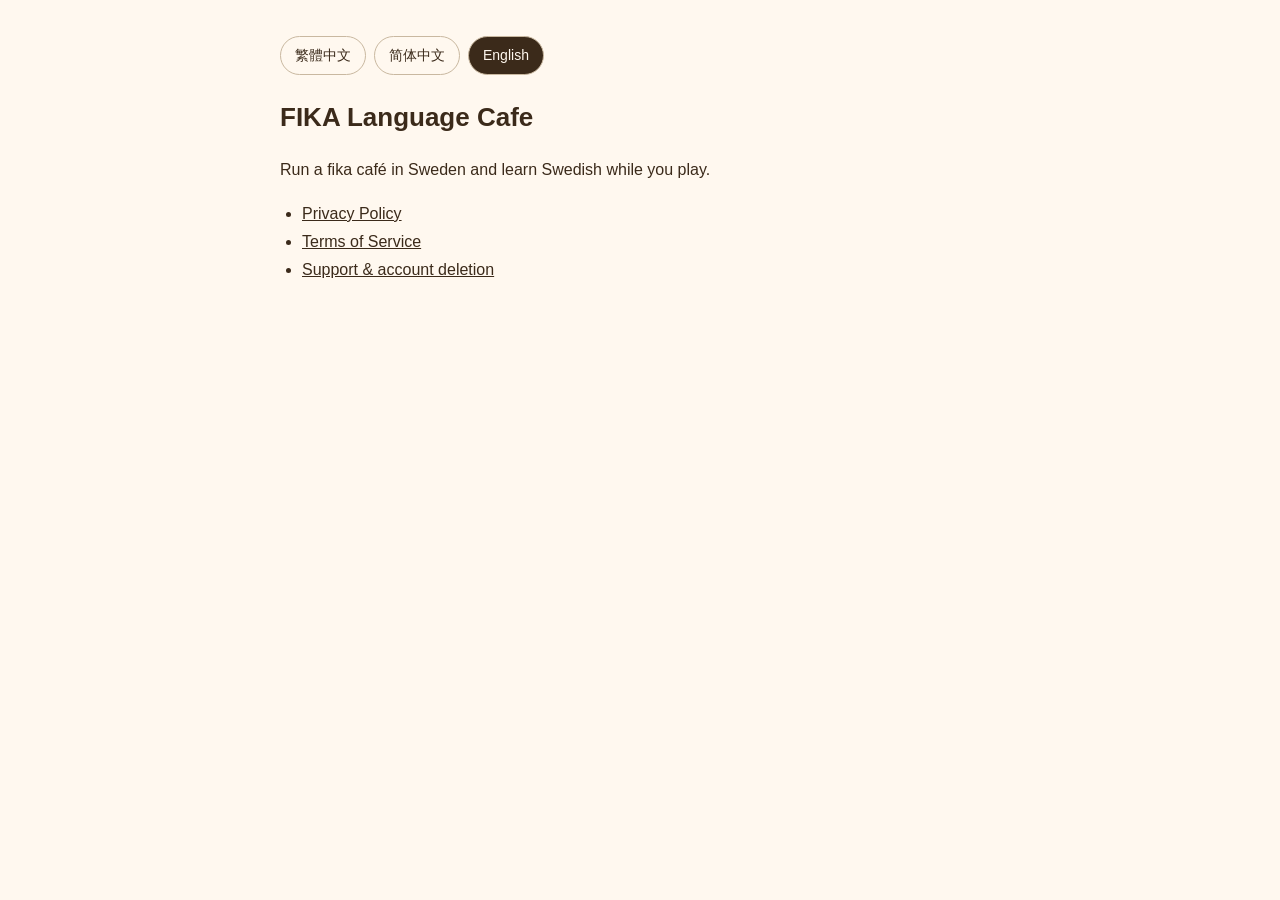
<file: index.html>
<!doctype html>
<html lang="zh-TW">
<head>
<meta charset="utf-8">
<meta name="viewport" content="width=device-width, initial-scale=1">
<title>FIKA Language Cafe</title>
<link rel="stylesheet" href="style.css">
<noscript><style>section[data-lang]{display:block !important;border-top:2px solid #c9b8a0;margin-top:32px}</style></noscript>
</head>
<body>
<main>
<nav class="langs" aria-label="Language">
  <button data-set="zh-TW">繁體中文</button><button data-set="zh-CN">简体中文</button><button data-set="en">English</button>
</nav>
<section data-lang="zh-TW">
<h1>FIKA Language Cafe</h1>
<p>在瑞典經營一間 fika 咖啡廳,邊玩邊學瑞典語。</p>
<ul>
<li><a href="privacy.html#zh-TW">隱私權政策</a></li>
<li><a href="terms.html#zh-TW">服務條款</a></li>
<li><a href="support.html#zh-TW">客服與刪除帳號</a></li>
</ul>
</section>
<section data-lang="zh-CN">
<h1>FIKA Language Cafe</h1>
<p>在瑞典经营一间 fika 咖啡厅,边玩边学瑞典语。</p>
<ul>
<li><a href="privacy.html#zh-CN">隐私权政策</a></li>
<li><a href="terms.html#zh-CN">服务条款</a></li>
<li><a href="support.html#zh-CN">客服与删除账号</a></li>
</ul>
</section>
<section data-lang="en">
<h1>FIKA Language Cafe</h1>
<p>Run a fika café in Sweden and learn Swedish while you play.</p>
<ul>
<li><a href="privacy.html#en">Privacy Policy</a></li>
<li><a href="terms.html#en">Terms of Service</a></li>
<li><a href="support.html#en">Support &amp; account deletion</a></li>
</ul>
</section>
</main>
<script src="lang.js"></script>
</body>
</html>
</file>
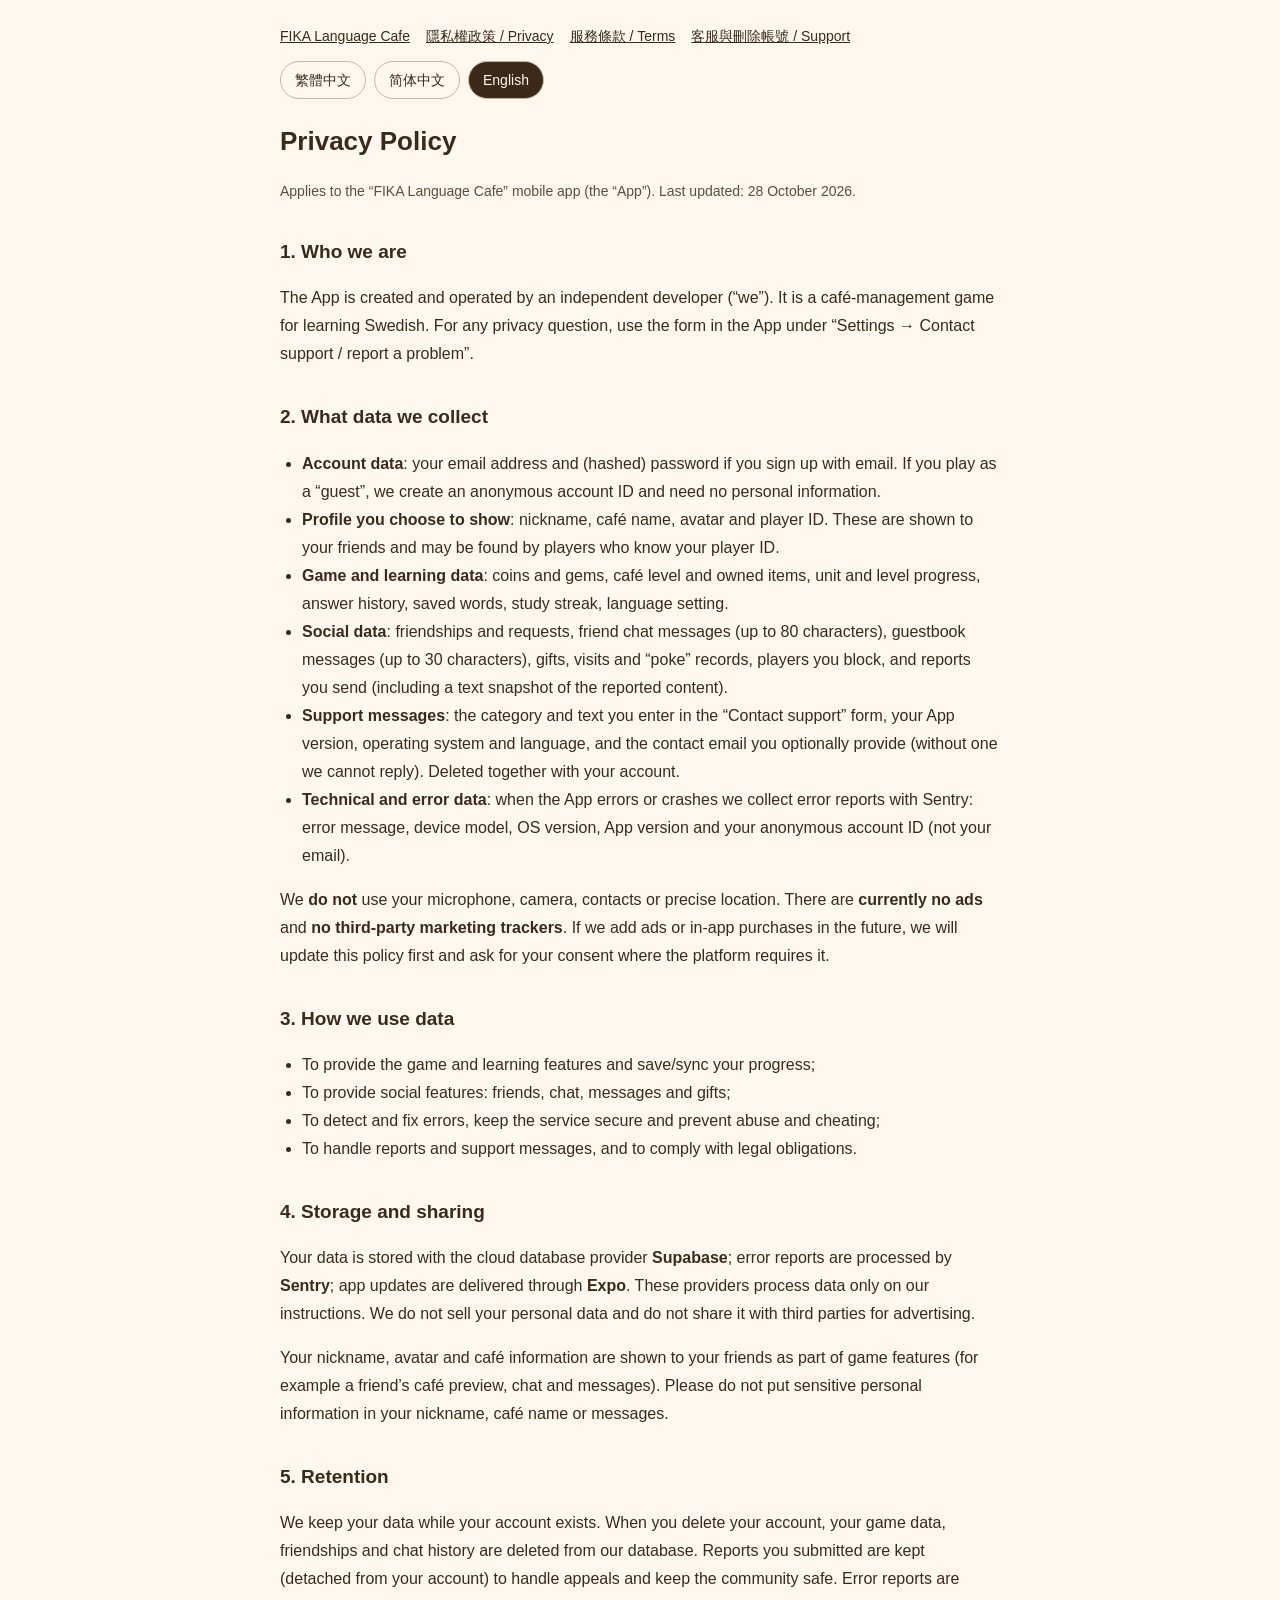
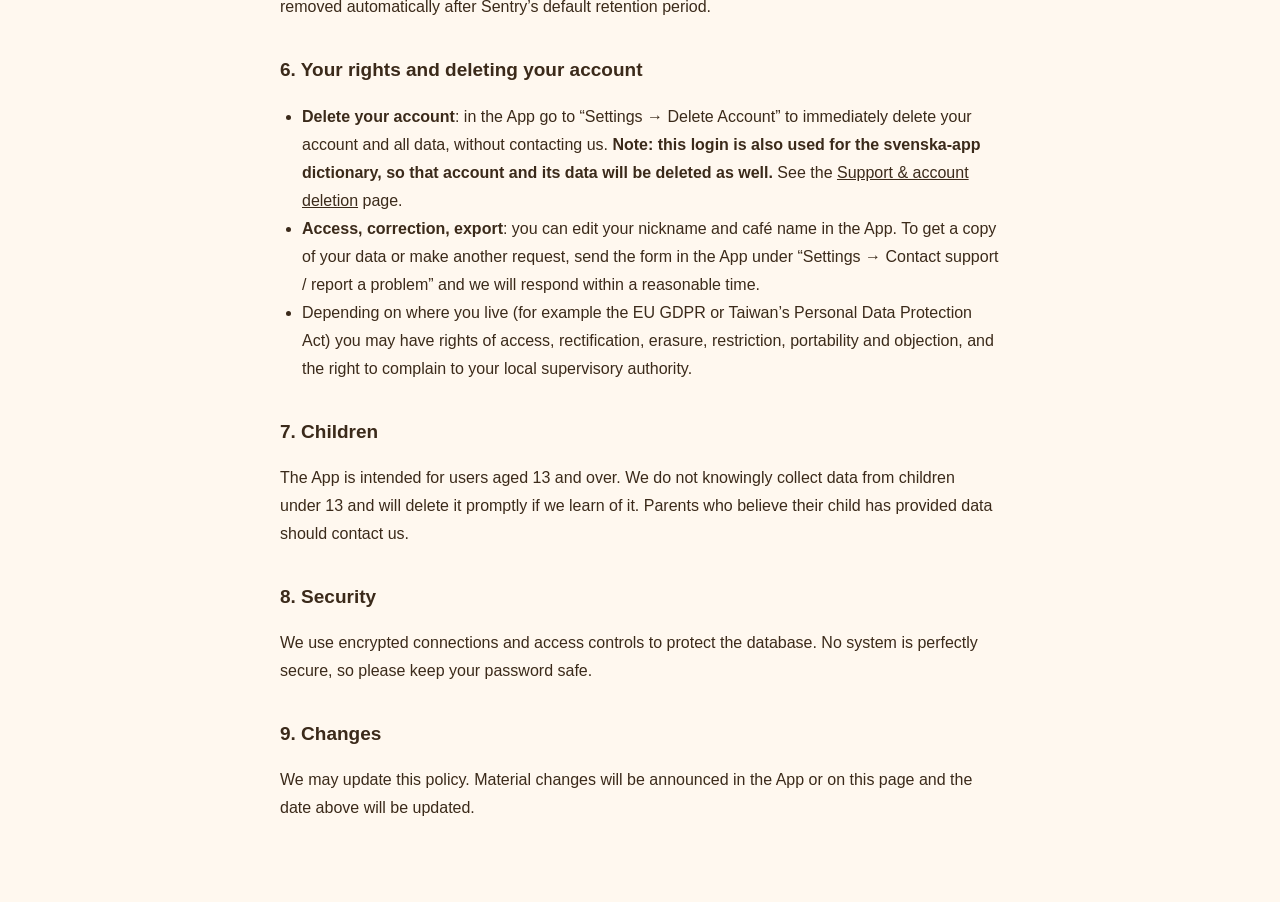
<file: privacy.html>
<!doctype html>
<html lang="zh-TW">
<head>
<meta charset="utf-8">
<meta name="viewport" content="width=device-width, initial-scale=1">
<title>FIKA Language Cafe 隱私權政策 / Privacy Policy</title>
<link rel="stylesheet" href="style.css">
<noscript><style>section[data-lang]{display:block !important;border-top:2px solid #c9b8a0;margin-top:32px}</style></noscript>
</head>
<body>
<main>
<div class="topnav"><a href="index.html">FIKA Language Cafe</a><a href="privacy.html">隱私權政策 / Privacy</a><a href="terms.html">服務條款 / Terms</a><a href="support.html">客服與刪除帳號 / Support</a></div>
<nav class="langs" aria-label="Language">
  <button data-set="zh-TW">繁體中文</button><button data-set="zh-CN">简体中文</button><button data-set="en">English</button>
</nav>

<section data-lang="zh-TW">
<h1>隱私權政策</h1>
<p class="muted">適用於「FIKA Language Cafe」手機 App(以下簡稱「本 App」)。最後更新:2026 年 10 月 28 日。</p>

<h2>1. 我們是誰</h2>
<p>本 App 由獨立開發者(以下簡稱「我們」)製作與營運,是一款學習瑞典語的咖啡廳經營遊戲。任何隱私問題請在 App 內「設定 → 聯絡客服 / 回報問題」填寫表單。</p>

<h2>2. 我們蒐集哪些資料</h2>
<ul>
<li><b>帳號資料</b>:使用電子郵件註冊時的電子郵件與(加密後的)密碼;以「訪客」身分遊玩時,系統會建立一組匿名帳號 ID,不需要任何個人資料。</li>
<li><b>你設定的公開資料</b>:暱稱、咖啡廳名稱、頭像、玩家 ID。這些資料會顯示給你的好友,並可能被知道你玩家 ID 的其他玩家搜尋到。</li>
<li><b>遊戲與學習資料</b>:金幣與寶石、咖啡廳等級與擁有的物品、單元與關卡進度、答題紀錄、收藏的單字、連續學習天數、使用的語言設定。</li>
<li><b>社交資料</b>:好友關係與邀請、好友聊天訊息(最多 80 字)、足跡留言(最多 30 字)、禮物、拜訪與「戳一下」的紀錄、你封鎖的玩家,以及你送出的檢舉(含被檢舉那則內容的文字快照)。</li>
<li><b>客服回報</b>:你在「聯絡客服」表單填寫的類別與內容、App 版本、作業系統與語言,以及你自願留下的聯絡信箱(不填就不會收到回覆)。刪除帳號時一併刪除。</li>
<li><b>技術與錯誤資料</b>:當 App 發生錯誤或當機時,我們使用 Sentry 收集錯誤報告,內容包含錯誤訊息、裝置型號與作業系統版本、App 版本,以及你的匿名帳號 ID(不包含電子郵件)。</li>
</ul>
<p>我們<b>不會</b>使用麥克風、相機、通訊錄或精確位置;<b>目前沒有</b>廣告,也<b>沒有</b>用於追蹤你的第三方行銷工具。若日後加入廣告或應用程式內購買,我們會先更新本政策並依平台規定徵求你的同意。</p>

<h2>3. 我們如何使用資料</h2>
<ul>
<li>提供遊戲與學習功能、儲存並同步你的進度;</li>
<li>提供好友、聊天、留言、送禮等社交功能;</li>
<li>偵測並修復錯誤、維護服務安全、防止濫用與作弊;</li>
<li>處理檢舉與客服回報,並遵守法律義務。</li>
</ul>

<h2>4. 資料如何儲存與分享</h2>
<p>你的資料儲存在雲端資料庫服務 <b>Supabase</b>;錯誤報告由 <b>Sentry</b> 處理;App 的程式更新透過 <b>Expo</b> 提供。這些服務商只依我們的指示處理資料。除此之外,我們不會出售你的個人資料,也不會與第三方分享用於廣告。</p>
<p>你的暱稱、頭像與咖啡廳資訊,會依遊戲功能顯示給你的好友(例如好友的咖啡廳預覽、聊天與留言)。請勿在暱稱、咖啡廳名稱或訊息中填寫個人敏感資料。</p>

<h2>5. 保存期限</h2>
<p>我們在你的帳號存在期間保存你的資料。你刪除帳號後,你的遊戲資料、好友與聊天紀錄會從我們的資料庫中刪除。已送出的檢舉紀錄會保留(但與你的帳號脫鉤),以便處理申訴與維護社群安全。錯誤報告依 Sentry 的預設期限自動清除。</p>

<h2>6. 你的權利與刪除帳號</h2>
<ul>
<li><b>刪除帳號</b>:在 App 內「設定 → 刪除帳號」即可立即刪除帳號與所有資料,無需聯絡我們。<b>注意:此登入帳號同時也用於 svenska-app 字典,刪除後該帳號與資料也會一併刪除。</b>步驟說明見<a href="support.html#zh-TW">客服與刪除帳號</a>頁。</li>
<li><b>查閱、更正、匯出</b>:暱稱與咖啡廳名稱可在 App 內修改;如需取得你的資料副本或有其他請求,請在 App 內「設定 → 聯絡客服 / 回報問題」送出表單,我們會在合理期限內回覆。</li>
<li>依你所在地的法規(例如歐盟 GDPR、台灣個人資料保護法),你可能擁有查詢、更正、刪除、限制處理、資料可攜與反對處理的權利,也可向當地主管機關申訴。</li>
</ul>

<h2>7. 兒童</h2>
<p>本 App 適合 13 歲(含)以上使用者。我們不會刻意蒐集 13 歲以下兒童的資料;若發現,將盡快刪除。家長若認為孩子提供了資料,請來信聯絡我們。</p>

<h2>8. 資料安全</h2>
<p>我們使用加密連線傳輸資料,並以存取權限控制保護資料庫。但沒有任何系統能保證絕對安全,請妥善保管你的密碼。</p>

<h2>9. 政策變更</h2>
<p>我們可能更新本政策,重大變更會在 App 內或此頁面公告,並更新上方日期。</p>
</section>

<section data-lang="zh-CN">
<h1>隐私权政策</h1>
<p class="muted">适用于“FIKA Language Cafe”手机 App(以下简称“本 App”)。最后更新:2026 年 10 月 28 日。</p>

<h2>1. 我们是谁</h2>
<p>本 App 由独立开发者(以下简称“我们”)制作与运营,是一款学习瑞典语的咖啡厅经营游戏。任何隐私问题请在 App 内“设置 → 联系客服 / 回报问题”填写表单。</p>

<h2>2. 我们收集哪些数据</h2>
<ul>
<li><b>账号数据</b>:使用电子邮件注册时的电子邮件与(加密后的)密码;以“访客”身份游玩时,系统会创建一个匿名账号 ID,不需要任何个人信息。</li>
<li><b>你设置的公开资料</b>:昵称、咖啡厅名称、头像、玩家 ID。这些资料会显示给你的好友,并可能被知道你玩家 ID 的其他玩家搜索到。</li>
<li><b>游戏与学习数据</b>:金币与宝石、咖啡厅等级与拥有的物品、单元与关卡进度、答题记录、收藏的单词、连续学习天数、语言设置。</li>
<li><b>社交数据</b>:好友关系与邀请、好友聊天消息(最多 80 字)、足迹留言(最多 30 字)、礼物、拜访与“戳一下”的记录、你封锁的玩家,以及你提交的检举(含被检举内容的文字快照)。</li>
<li><b>客服回报</b>:你在“联系客服”表单填写的类别与内容、App 版本、操作系统与语言,以及你自愿留下的联系邮箱(不填就不会收到回复)。删除账号时一并删除。</li>
<li><b>技术与错误数据</b>:当 App 出错或崩溃时,我们使用 Sentry 收集错误报告,内容包括错误信息、设备型号与系统版本、App 版本,以及你的匿名账号 ID(不含电子邮件)。</li>
</ul>
<p>我们<b>不会</b>使用麦克风、相机、通讯录或精确位置;<b>目前没有</b>广告,也<b>没有</b>用于追踪你的第三方营销工具。若日后加入广告或应用内购买,我们会先更新本政策并按平台规定征求你的同意。</p>

<h2>3. 我们如何使用数据</h2>
<ul>
<li>提供游戏与学习功能,保存并同步你的进度;</li>
<li>提供好友、聊天、留言、送礼等社交功能;</li>
<li>发现并修复错误、维护服务安全、防止滥用与作弊;</li>
<li>处理检举与客服回报,并遵守法律义务。</li>
</ul>

<h2>4. 数据如何存储与共享</h2>
<p>你的数据存储在云端数据库服务 <b>Supabase</b>;错误报告由 <b>Sentry</b> 处理;App 的程序更新通过 <b>Expo</b> 提供。这些服务商只按我们的指示处理数据。除此之外,我们不会出售你的个人数据,也不会为广告目的与第三方共享。</p>
<p>你的昵称、头像与咖啡厅信息会按游戏功能显示给你的好友(例如好友的咖啡厅预览、聊天与留言)。请勿在昵称、咖啡厅名称或消息中填写个人敏感信息。</p>

<h2>5. 保存期限</h2>
<p>我们在你的账号存续期间保存你的数据。你删除账号后,你的游戏数据、好友与聊天记录会从我们的数据库中删除。已提交的检举记录会保留(但与你的账号脱钩),以便处理申诉与维护社区安全。错误报告按 Sentry 的默认期限自动清除。</p>

<h2>6. 你的权利与删除账号</h2>
<ul>
<li><b>删除账号</b>:在 App 内“设置 → 删除账号”即可立即删除账号与所有数据,无需联系我们。<b>注意:此登录账号同时也用于 svenska-app 字典,删除后该账号与数据也会一并删除。</b>步骤说明见<a href="support.html#zh-CN">客服与删除账号</a>页。</li>
<li><b>查阅、更正、导出</b>:昵称与咖啡厅名称可在 App 内修改;如需获取你的数据副本或有其他请求,请在 App 内“设置 → 联系客服 / 回报问题”提交表单,我们会在合理期限内回复。</li>
<li>根据你所在地的法规(例如欧盟 GDPR、台湾个人资料保护法),你可能拥有查询、更正、删除、限制处理、数据可携与反对处理的权利,也可向当地主管机关投诉。</li>
</ul>

<h2>7. 儿童</h2>
<p>本 App 适合 13 岁(含)以上用户使用。我们不会有意收集 13 岁以下儿童的数据;如发现,将尽快删除。家长如认为孩子提供了数据,请来信联系我们。</p>

<h2>8. 数据安全</h2>
<p>我们使用加密连接传输数据,并以访问权限控制保护数据库。但没有任何系统能保证绝对安全,请妥善保管你的密码。</p>

<h2>9. 政策变更</h2>
<p>我们可能更新本政策,重大变更会在 App 内或本页面公告,并更新上方日期。</p>
</section>

<section data-lang="en">
<h1>Privacy Policy</h1>
<p class="muted">Applies to the “FIKA Language Cafe” mobile app (the “App”). Last updated: 28 October 2026.</p>

<h2>1. Who we are</h2>
<p>The App is created and operated by an independent developer (“we”). It is a café-management game for learning Swedish. For any privacy question, use the form in the App under “Settings → Contact support / report a problem”.</p>

<h2>2. What data we collect</h2>
<ul>
<li><b>Account data</b>: your email address and (hashed) password if you sign up with email. If you play as a “guest”, we create an anonymous account ID and need no personal information.</li>
<li><b>Profile you choose to show</b>: nickname, café name, avatar and player ID. These are shown to your friends and may be found by players who know your player ID.</li>
<li><b>Game and learning data</b>: coins and gems, café level and owned items, unit and level progress, answer history, saved words, study streak, language setting.</li>
<li><b>Social data</b>: friendships and requests, friend chat messages (up to 80 characters), guestbook messages (up to 30 characters), gifts, visits and “poke” records, players you block, and reports you send (including a text snapshot of the reported content).</li>
<li><b>Support messages</b>: the category and text you enter in the “Contact support” form, your App version, operating system and language, and the contact email you optionally provide (without one we cannot reply). Deleted together with your account.</li>
<li><b>Technical and error data</b>: when the App errors or crashes we collect error reports with Sentry: error message, device model, OS version, App version and your anonymous account ID (not your email).</li>
</ul>
<p>We <b>do not</b> use your microphone, camera, contacts or precise location. There are <b>currently no ads</b> and <b>no third-party marketing trackers</b>. If we add ads or in-app purchases in the future, we will update this policy first and ask for your consent where the platform requires it.</p>

<h2>3. How we use data</h2>
<ul>
<li>To provide the game and learning features and save/sync your progress;</li>
<li>To provide social features: friends, chat, messages and gifts;</li>
<li>To detect and fix errors, keep the service secure and prevent abuse and cheating;</li>
<li>To handle reports and support messages, and to comply with legal obligations.</li>
</ul>

<h2>4. Storage and sharing</h2>
<p>Your data is stored with the cloud database provider <b>Supabase</b>; error reports are processed by <b>Sentry</b>; app updates are delivered through <b>Expo</b>. These providers process data only on our instructions. We do not sell your personal data and do not share it with third parties for advertising.</p>
<p>Your nickname, avatar and café information are shown to your friends as part of game features (for example a friend’s café preview, chat and messages). Please do not put sensitive personal information in your nickname, café name or messages.</p>

<h2>5. Retention</h2>
<p>We keep your data while your account exists. When you delete your account, your game data, friendships and chat history are deleted from our database. Reports you submitted are kept (detached from your account) to handle appeals and keep the community safe. Error reports are removed automatically after Sentry’s default retention period.</p>

<h2>6. Your rights and deleting your account</h2>
<ul>
<li><b>Delete your account</b>: in the App go to “Settings → Delete Account” to immediately delete your account and all data, without contacting us. <b>Note: this login is also used for the svenska-app dictionary, so that account and its data will be deleted as well.</b> See the <a href="support.html#en">Support &amp; account deletion</a> page.</li>
<li><b>Access, correction, export</b>: you can edit your nickname and café name in the App. To get a copy of your data or make another request, send the form in the App under “Settings → Contact support / report a problem” and we will respond within a reasonable time.</li>
<li>Depending on where you live (for example the EU GDPR or Taiwan’s Personal Data Protection Act) you may have rights of access, rectification, erasure, restriction, portability and objection, and the right to complain to your local supervisory authority.</li>
</ul>

<h2>7. Children</h2>
<p>The App is intended for users aged 13 and over. We do not knowingly collect data from children under 13 and will delete it promptly if we learn of it. Parents who believe their child has provided data should contact us.</p>

<h2>8. Security</h2>
<p>We use encrypted connections and access controls to protect the database. No system is perfectly secure, so please keep your password safe.</p>

<h2>9. Changes</h2>
<p>We may update this policy. Material changes will be announced in the App or on this page and the date above will be updated.</p>
</section>
</main>
<script src="lang.js"></script>
</body>
</html>
</file>
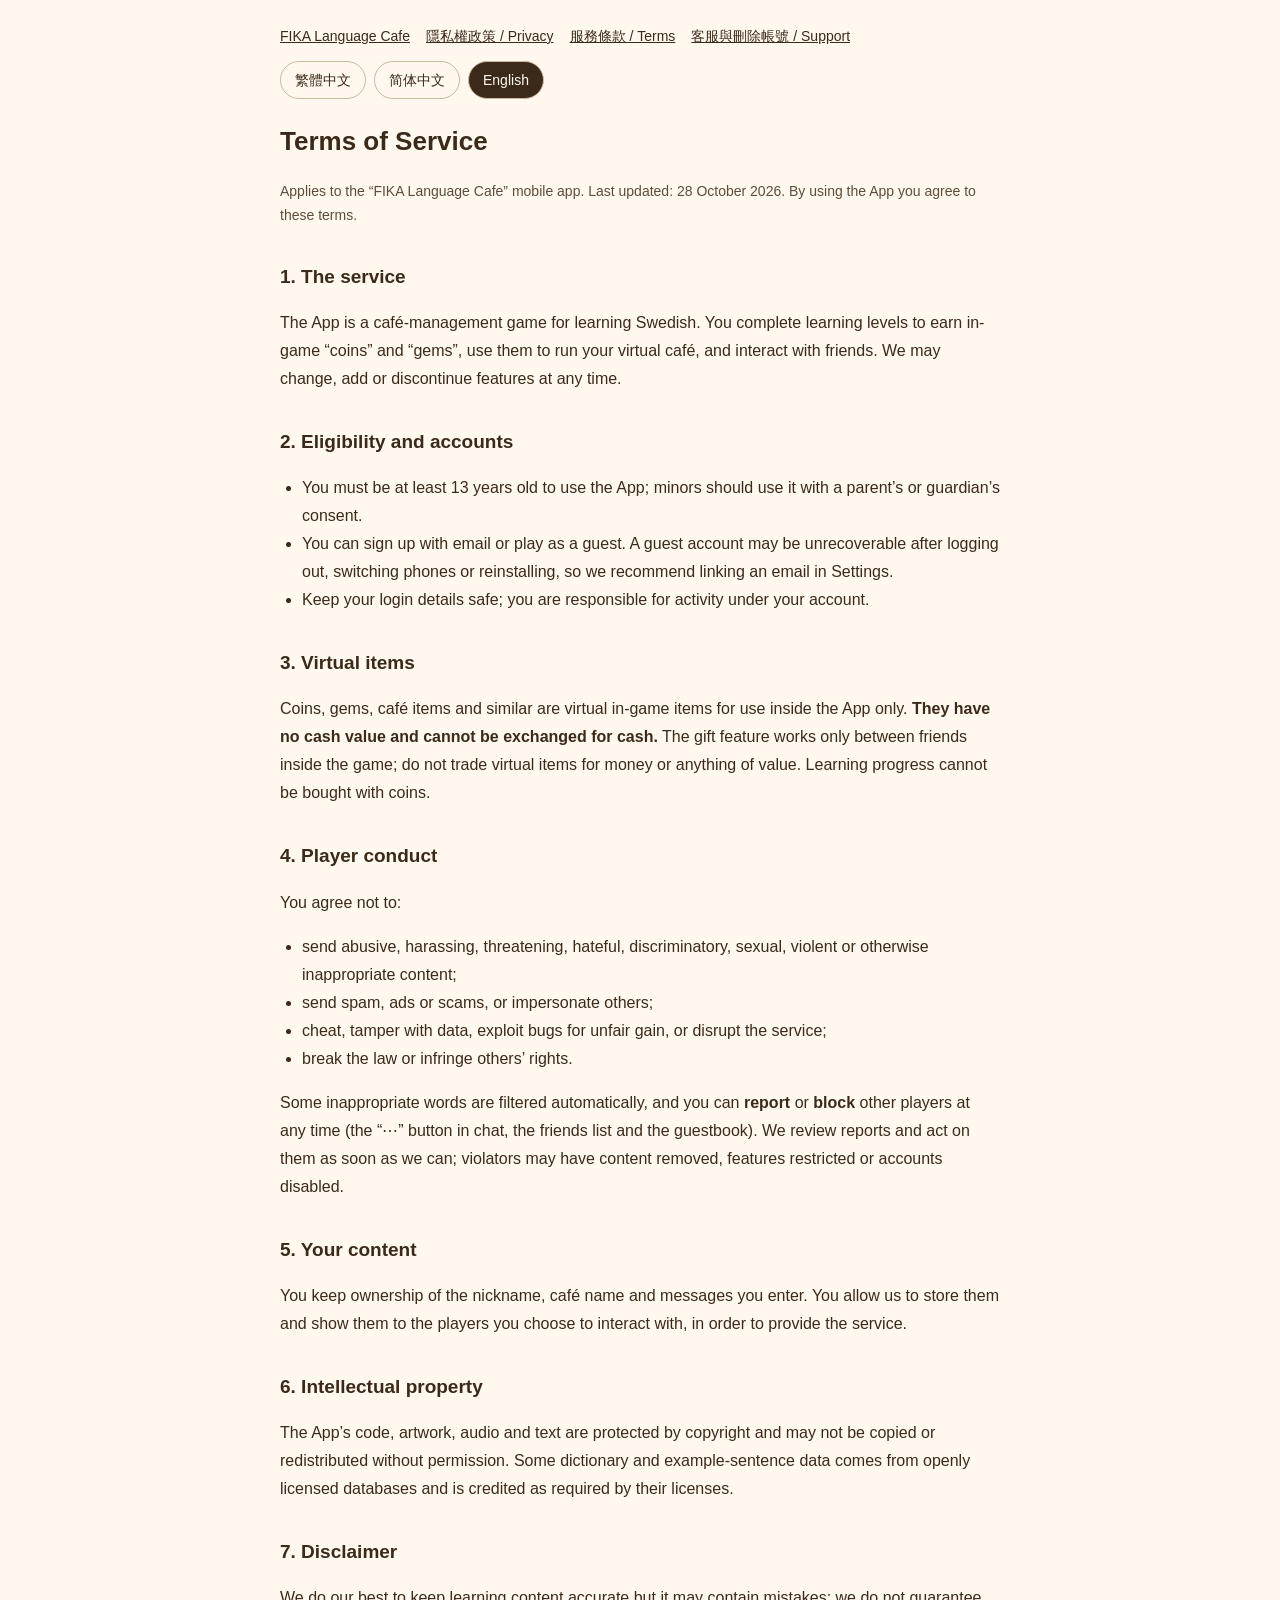
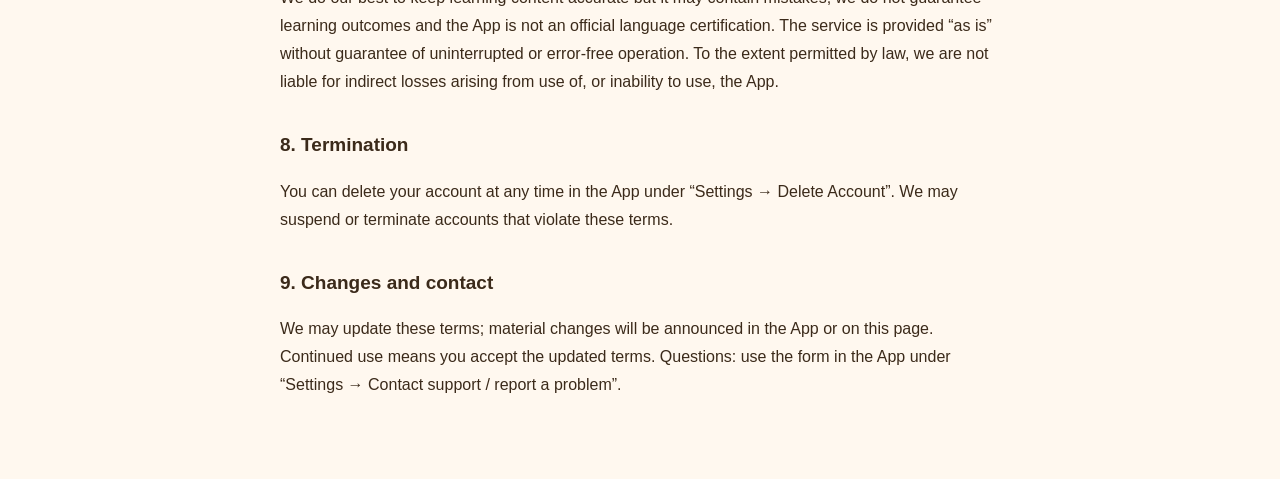
<file: terms.html>
<!doctype html>
<html lang="zh-TW">
<head>
<meta charset="utf-8">
<meta name="viewport" content="width=device-width, initial-scale=1">
<title>FIKA Language Cafe 服務條款 / Terms of Service</title>
<link rel="stylesheet" href="style.css">
<noscript><style>section[data-lang]{display:block !important;border-top:2px solid #c9b8a0;margin-top:32px}</style></noscript>
</head>
<body>
<main>
<div class="topnav"><a href="index.html">FIKA Language Cafe</a><a href="privacy.html">隱私權政策 / Privacy</a><a href="terms.html">服務條款 / Terms</a><a href="support.html">客服與刪除帳號 / Support</a></div>
<nav class="langs" aria-label="Language">
  <button data-set="zh-TW">繁體中文</button><button data-set="zh-CN">简体中文</button><button data-set="en">English</button>
</nav>

<section data-lang="zh-TW">
<h1>服務條款</h1>
<p class="muted">適用於「FIKA Language Cafe」手機 App。最後更新:2026 年 10 月 28 日。使用本 App 即表示你同意以下條款。</p>

<h2>1. 服務內容</h2>
<p>本 App 是學習瑞典語的咖啡廳經營遊戲。你可以完成學習關卡賺取遊戲內的「金幣」與「寶石」,用來經營你的虛擬咖啡廳,也可以與好友互動。我們可能隨時調整、新增或停止部分功能。</p>

<h2>2. 資格與帳號</h2>
<ul>
<li>你必須年滿 13 歲才能使用本 App;未成年人請在家長或監護人同意下使用。</li>
<li>你可以用電子郵件註冊,或以訪客身分遊玩。訪客帳號在登出、換手機或重灌後可能無法取回,建議在設定中綁定信箱。</li>
<li>請妥善保管你的登入資料,你須對帳號下的活動負責。</li>
</ul>

<h2>3. 虛擬物品</h2>
<p>金幣、寶石、咖啡廳物品等皆為遊戲內的虛擬物品,僅供在本 App 內使用,<b>沒有現金價值,也不能兌換成現金</b>。遊戲提供的好友送禮功能,只能在遊戲內的好友之間進行;除此之外,請勿以現金或其他有價物與他人交易虛擬物品。學習關卡的進度不能用金幣購買。</p>

<h2>4. 玩家行為規範</h2>
<p>你同意不做下列事情:</p>
<ul>
<li>發送辱罵、騷擾、威脅、仇恨、歧視、色情、暴力或其他不當內容;</li>
<li>發送垃圾訊息、廣告或詐騙內容,或冒充他人;</li>
<li>使用外掛、修改資料或利用漏洞取得不當利益,或干擾服務運作;</li>
<li>違反法律或侵害他人權利。</li>
</ul>
<p>系統會過濾部分不當字眼,你也可以隨時<b>檢舉</b>或<b>封鎖</b>其他玩家(聊天畫面右上角「⋯」、好友清單與足跡)。我們會審查檢舉並盡快處理;違規者可能被移除內容、限制功能或停用帳號。</p>

<h2>5. 你的內容</h2>
<p>你在 App 內輸入的暱稱、咖啡廳名稱與訊息,仍屬於你;你授權我們為提供服務而儲存並顯示給你選擇互動的玩家。</p>

<h2>6. 智慧財產權</h2>
<p>本 App 的程式、美術、音效與文字內容受著作權法保護,未經許可不得複製或轉散布。瑞典語字典與例句資料部分來源於公開授權資料庫,並依其授權標示出處。</p>

<h2>7. 免責聲明</h2>
<p>本 App 的學習內容盡力求正確,但可能有疏漏,不保證學習成果,也不構成官方語言認證。服務依「現況」提供,我們不保證不中斷或無錯誤。在法律允許的範圍內,我們對因使用或無法使用本 App 造成的間接損失不負責任。</p>

<h2>8. 終止</h2>
<p>你可隨時在 App 內「設定 → 刪除帳號」刪除帳號。若你違反本條款,我們可以暫停或終止你的帳號。</p>

<h2>9. 條款變更與聯絡</h2>
<p>我們可能更新本條款,重大變更會在 App 內或此頁面公告。繼續使用即表示同意更新後的條款。問題請在 App 內「設定 → 聯絡客服 / 回報問題」填寫表單。</p>
</section>

<section data-lang="zh-CN">
<h1>服务条款</h1>
<p class="muted">适用于“FIKA Language Cafe”手机 App。最后更新:2026 年 10 月 28 日。使用本 App 即表示你同意以下条款。</p>

<h2>1. 服务内容</h2>
<p>本 App 是学习瑞典语的咖啡厅经营游戏。你可以完成学习关卡赚取游戏内的“金币”与“宝石”,用来经营你的虚拟咖啡厅,也可以与好友互动。我们可能随时调整、新增或停止部分功能。</p>

<h2>2. 资格与账号</h2>
<ul>
<li>你必须年满 13 岁才能使用本 App;未成年人请在家长或监护人同意下使用。</li>
<li>你可以用电子邮件注册,或以访客身份游玩。访客账号在登出、换手机或重装后可能无法找回,建议在设置中绑定邮箱。</li>
<li>请妥善保管你的登录信息,你须对账号下的活动负责。</li>
</ul>

<h2>3. 虚拟物品</h2>
<p>金币、宝石、咖啡厅物品等均为游戏内的虚拟物品,仅供在本 App 内使用,<b>没有现金价值,也不能兑换成现金</b>。游戏提供的好友送礼功能,只能在游戏内的好友之间进行;除此之外,请勿以现金或其他有价物与他人交易虚拟物品。学习关卡的进度不能用金币购买。</p>

<h2>4. 玩家行为规范</h2>
<p>你同意不做下列事情:</p>
<ul>
<li>发送辱骂、骚扰、威胁、仇恨、歧视、色情、暴力或其他不当内容;</li>
<li>发送垃圾信息、广告或诈骗内容,或冒充他人;</li>
<li>使用外挂、修改数据或利用漏洞获取不当利益,或干扰服务运行;</li>
<li>违反法律或侵害他人权利。</li>
</ul>
<p>系统会过滤部分不当字眼,你也可以随时<b>检举</b>或<b>封锁</b>其他玩家(聊天界面右上角“⋯”、好友列表与足迹)。我们会审查检举并尽快处理;违规者可能被移除内容、限制功能或停用账号。</p>

<h2>5. 你的内容</h2>
<p>你在 App 内输入的昵称、咖啡厅名称与消息,仍属于你;你授权我们为提供服务而存储并显示给你选择互动的玩家。</p>

<h2>6. 知识产权</h2>
<p>本 App 的程序、美术、音效与文字内容受著作权法保护,未经许可不得复制或转发布。瑞典语字典与例句数据部分来源于公开授权数据库,并按其授权标明出处。</p>

<h2>7. 免责声明</h2>
<p>本 App 的学习内容尽力求正确,但可能有疏漏,不保证学习成果,也不构成官方语言认证。服务按“现状”提供,我们不保证不中断或无错误。在法律允许的范围内,我们对因使用或无法使用本 App 造成的间接损失不承担责任。</p>

<h2>8. 终止</h2>
<p>你可随时在 App 内“设置 → 删除账号”删除账号。若你违反本条款,我们可以暂停或终止你的账号。</p>

<h2>9. 条款变更与联系</h2>
<p>我们可能更新本条款,重大变更会在 App 内或本页面公告。继续使用即表示同意更新后的条款。问题请在 App 内“设置 → 联系客服 / 回报问题”填写表单。</p>
</section>

<section data-lang="en">
<h1>Terms of Service</h1>
<p class="muted">Applies to the “FIKA Language Cafe” mobile app. Last updated: 28 October 2026. By using the App you agree to these terms.</p>

<h2>1. The service</h2>
<p>The App is a café-management game for learning Swedish. You complete learning levels to earn in-game “coins” and “gems”, use them to run your virtual café, and interact with friends. We may change, add or discontinue features at any time.</p>

<h2>2. Eligibility and accounts</h2>
<ul>
<li>You must be at least 13 years old to use the App; minors should use it with a parent’s or guardian’s consent.</li>
<li>You can sign up with email or play as a guest. A guest account may be unrecoverable after logging out, switching phones or reinstalling, so we recommend linking an email in Settings.</li>
<li>Keep your login details safe; you are responsible for activity under your account.</li>
</ul>

<h2>3. Virtual items</h2>
<p>Coins, gems, café items and similar are virtual in-game items for use inside the App only. <b>They have no cash value and cannot be exchanged for cash.</b> The gift feature works only between friends inside the game; do not trade virtual items for money or anything of value. Learning progress cannot be bought with coins.</p>

<h2>4. Player conduct</h2>
<p>You agree not to:</p>
<ul>
<li>send abusive, harassing, threatening, hateful, discriminatory, sexual, violent or otherwise inappropriate content;</li>
<li>send spam, ads or scams, or impersonate others;</li>
<li>cheat, tamper with data, exploit bugs for unfair gain, or disrupt the service;</li>
<li>break the law or infringe others’ rights.</li>
</ul>
<p>Some inappropriate words are filtered automatically, and you can <b>report</b> or <b>block</b> other players at any time (the “⋯” button in chat, the friends list and the guestbook). We review reports and act on them as soon as we can; violators may have content removed, features restricted or accounts disabled.</p>

<h2>5. Your content</h2>
<p>You keep ownership of the nickname, café name and messages you enter. You allow us to store them and show them to the players you choose to interact with, in order to provide the service.</p>

<h2>6. Intellectual property</h2>
<p>The App’s code, artwork, audio and text are protected by copyright and may not be copied or redistributed without permission. Some dictionary and example-sentence data comes from openly licensed databases and is credited as required by their licenses.</p>

<h2>7. Disclaimer</h2>
<p>We do our best to keep learning content accurate but it may contain mistakes; we do not guarantee learning outcomes and the App is not an official language certification. The service is provided “as is” without guarantee of uninterrupted or error-free operation. To the extent permitted by law, we are not liable for indirect losses arising from use of, or inability to use, the App.</p>

<h2>8. Termination</h2>
<p>You can delete your account at any time in the App under “Settings → Delete Account”. We may suspend or terminate accounts that violate these terms.</p>

<h2>9. Changes and contact</h2>
<p>We may update these terms; material changes will be announced in the App or on this page. Continued use means you accept the updated terms. Questions: use the form in the App under “Settings → Contact support / report a problem”.</p>
</section>
</main>
<script src="lang.js"></script>
</body>
</html>
</file>
<file: style.css>
:root { --bg:#fff8ef; --ink:#3b2a1a; --muted:#5c4d3a; --line:#c9b8a0; --card:#e9dfc8; --accent:#3b2a1a; }
@media (prefers-color-scheme: dark) { :root { --bg:#1d1610; --ink:#f3e9d8; --muted:#cbbca4; --line:#5a4a38; --card:#2a2017; --accent:#f3e9d8; } }
* { box-sizing: border-box; }
body { margin:0; background:var(--bg); color:var(--ink); font:16px/1.75 -apple-system,BlinkMacSystemFont,"Segoe UI","Noto Sans TC","PingFang TC","Microsoft JhengHei",sans-serif; }
main { max-width:760px; margin:0 auto; padding:24px 20px 64px; }
h1 { font-size:26px; margin:8px 0 4px; } h2 { font-size:19px; margin:32px 0 6px; } p, li { color:var(--ink); } ul { padding-left:22px; }
.muted { color:var(--muted); font-size:14px; }
nav.langs { display:flex; gap:8px; flex-wrap:wrap; margin:12px 0 20px; }
nav.langs button { border:1px solid var(--line); background:transparent; color:var(--ink); border-radius:999px; padding:6px 14px; font:inherit; font-size:14px; cursor:pointer; }
nav.langs button[aria-pressed="true"] { background:var(--accent); color:var(--bg); }
.card { background:var(--card); border:1px solid var(--line); border-radius:14px; padding:14px 18px; margin:16px 0; }
a { color:var(--ink); }
section[data-lang] { display:none; } section[data-lang].on { display:block; }
.topnav { display:flex; gap:16px; flex-wrap:wrap; font-size:14px; margin-bottom:8px; }
</file>
